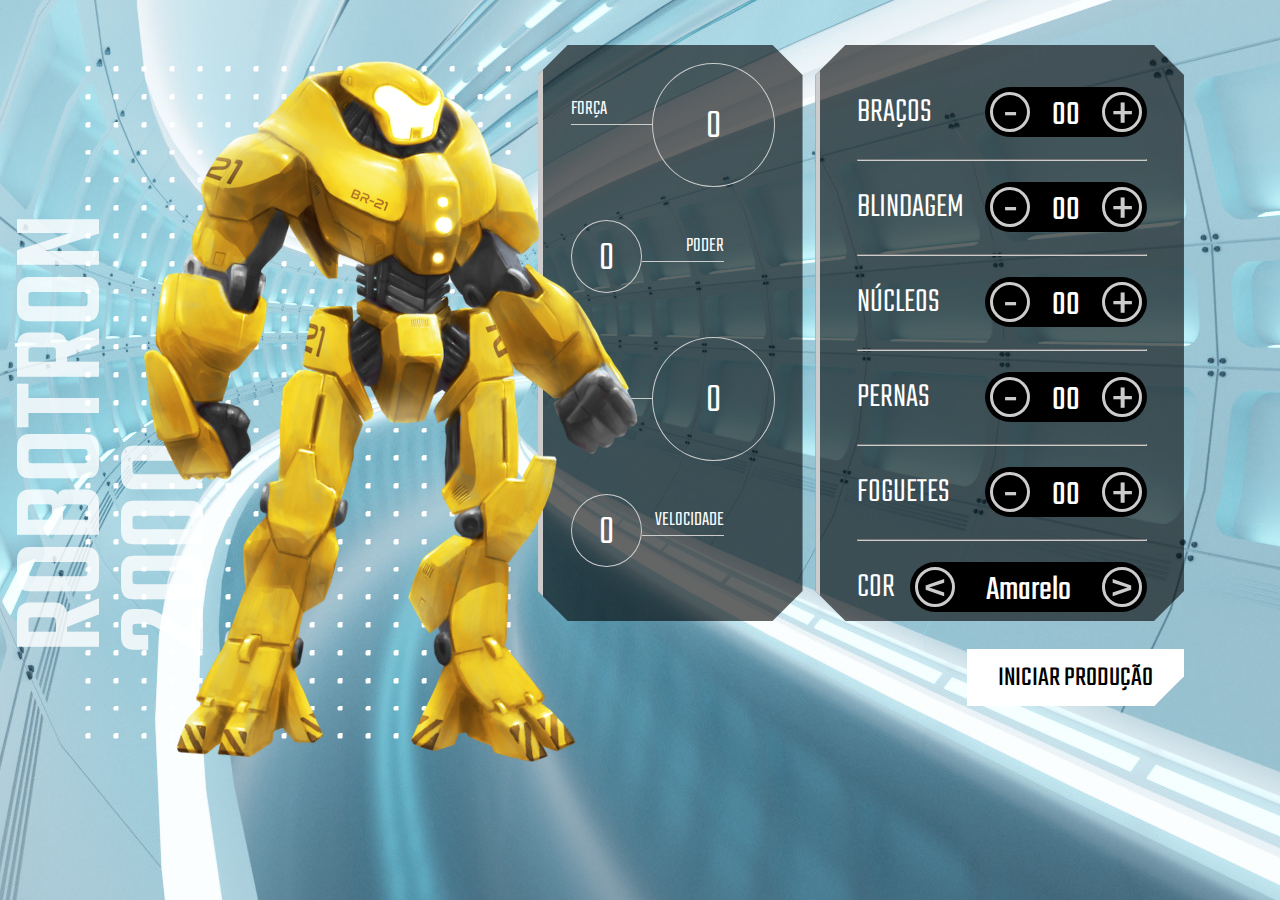
<file: index.html>
<!DOCTYPE html>
<html lang="en">
    <head>
        <meta charset="UTF-8">
        <meta http-equiv="X-UA-Compatible" content="IE=edge">
        <meta name="viewport" content="width=device-width, initial-scale=1.0">
        <link rel="shortcut icon" type="image/jpg" href="assets/img/favicon.ico"/>
        <title>Robotron 2000</title>

        <link rel="stylesheet" href="styles/style.css">
        <link rel="preconnect" href="https://fonts.googleapis.com">
        <link rel="preconnect" href="https://fonts.gstatic.com" crossorigin>
        <link href="https://fonts.googleapis.com/css2?family=Teko:wght@300;500&display=swap" rel="stylesheet"> 
    </head>

    <body>
        <main>
            <section class="robotron">
                <img class="robo" data-robotron src="assets/img/robotron/amarelo/robotron.png" alt="Robotron">
                <figcaption class="titulo">ROBOTRON <br>2000</figcaption>
            </section>

            <section class="box estatisticas">
                <div class="estatistica">
                    <p class="estatistica-titulo">Força</p>
                    <div class="estatistica-valor">
                        <p class="estatistica-numero" data-statistic="forca">0</p>
                    </div>
                </div>
                <div class="estatistica">
                    <p class="estatistica-titulo">Poder</p>
                    <div class="estatistica-valor">
                        <p class="estatistica-numero" data-statistic="poder">0</p>
                    </div>
                </div>
                <div class="estatistica">
                    <p class="estatistica-titulo">Energia</p>
                    <div class="estatistica-valor">
                        <p class="estatistica-numero" data-statistic="energia">0</p>
                    </div>
                </div>
                <div class="estatistica">
                    <p class="estatistica-titulo">Velocidade</p>
                    <div class="estatistica-valor">
                        <p class="estatistica-numero" data-statistic="velocidade">0</p>
                    </div>
                </div>
            </section>

            <section class="equipamentos">
                <form action="" class="montador">
                    <div class="box montador-conteudo">
                        <div class="peca">
                            <label for="" class="peca-titulo">Braços</label>
                            <div class="controle">
                                <buttom class="controle-ajuste" data-control="-" data-part="bracos">-</buttom>
                                <input type="text" class="controle-contador" data-counter value="00">
                                <buttom class="controle-ajuste" data-control="+" data-part="bracos">+</buttom>
                            </div>
                        </div>
                        <hr class="linha">
                        <div class="peca">
                            <label for="" class="peca-titulo">Blindagem</label>
                            <div class="controle">
                                <buttom class="controle-ajuste" data-control="-" data-part="blindagem">-</buttom>
                                <input type="text" class="controle-contador" data-counter value="00">
                                <buttom class="controle-ajuste" data-control="+" data-part="blindagem">+</buttom>
                            </div>
                        </div>
                        <hr class="linha">
                        <div class="peca">
                            <label for="" class="peca-titulo">Núcleos</label>
                            <div class="controle">
                                <buttom class="controle-ajuste" data-control="-" data-part="nucleos">-</buttom>
                                <input type="text" class="controle-contador" data-counter value="00">
                                <buttom class="controle-ajuste" data-control="+" data-part="nucleos">+</buttom>
                            </div>
                        </div>
                        <hr class="linha">
                        <div class="peca">
                            <label for="" class="peca-titulo">Pernas</label>
                            <div class="controle">
                                <buttom class="controle-ajuste" data-control="-" data-part="pernas">-</buttom>
                                <input type="text" class="controle-contador" data-counter value="00">
                                <buttom class="controle-ajuste" data-control="+" data-part="pernas">+</buttom>
                            </div>
                        </div>
                        <hr class="linha">
                        <div class="peca">
                            <label for="" class="peca-titulo">Foguetes</label>
                            <div class="controle">
                                <buttom class="controle-ajuste" data-control="-" data-part="foguetes">-</buttom>
                                <input type="text" class="controle-contador" data-counter value="00">
                                <buttom class="controle-ajuste" data-control="+" data-part="foguetes">+</buttom>
                            </div>
                        </div>
                        <hr class="linha">
                        <div class="peca">
                            <label for="" class="peca-titulo">Cor</label>
                            <div class="controle">
                                <buttom class="controle-ajuste" data-control="-">&lt;</buttom>
                                <input type="text" class="controle-contador controle-cor" data-color value="Amarelo">
                                <buttom class="controle-ajuste" data-control="+">&gt;</buttom>
                            </div>
                        </div>
                    </div>
                    <input type="submit" value="Iniciar produção" class="producao" id="producao">
                </form>
            </section>
        </main>
    </body>

    <script src="scripts/main.js"></script>
</html>
</file>
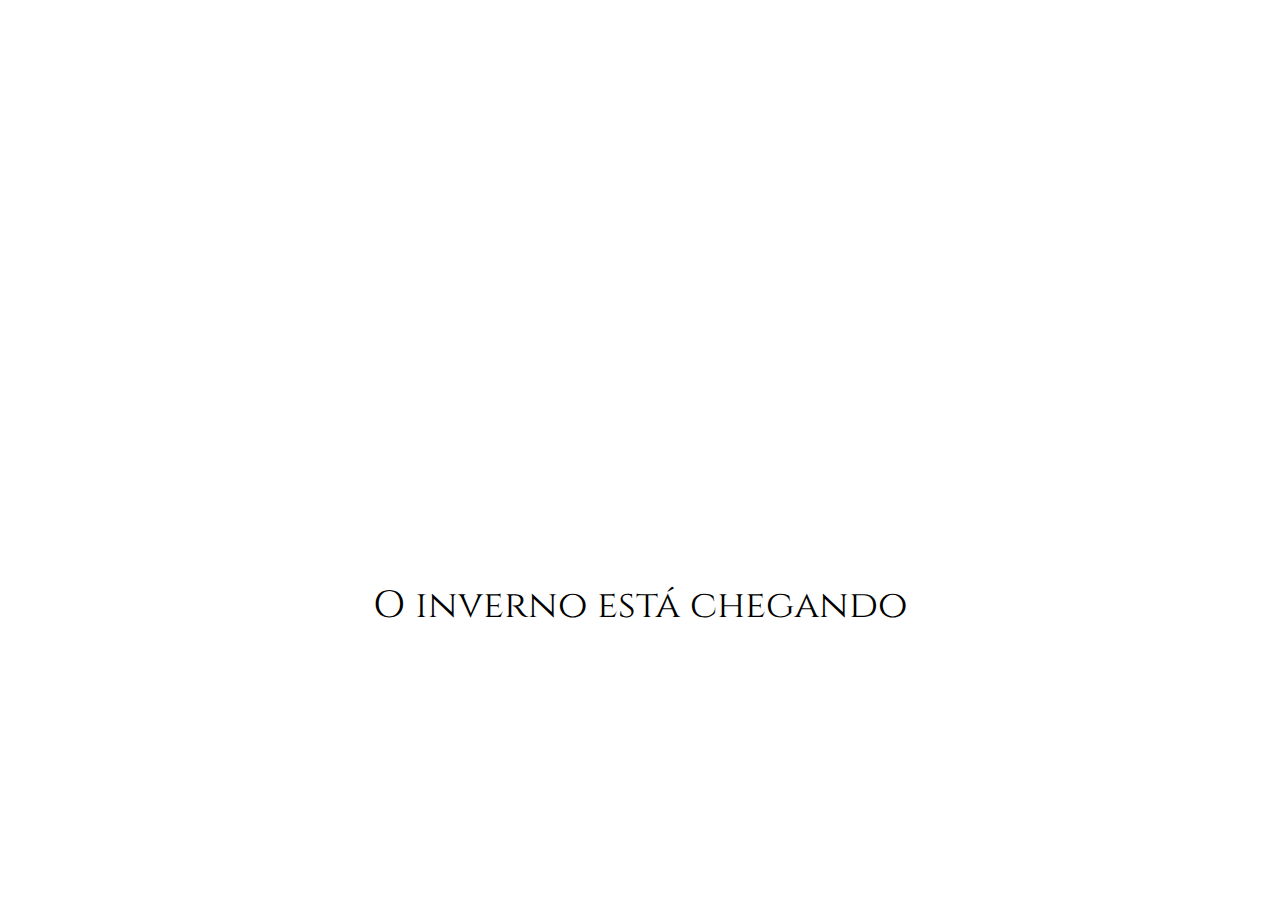
<file: desafios/desafio-01.html>
<!DOCTYPE html>
<html lang="en">
  
  <head>
    <meta charset="UTF-8">
    <title>Manipulando o DOM - Aula 1</title>
    <link rel="stylesheet" href="desafio-01.css">
  </head>

  <body>
    <!-- fonte  -->
    <link rel="preconnect" href="https://fonts.googleapis.com">
    <link rel="preconnect" href="https://fonts.gstatic.com" crossorigin>
    <link href="https://fonts.googleapis.com/css2?family=Cinzel:wght@600&display=swap" rel="stylesheet">
    <!-- fonte  -->

    <section class="container">
      <div class="trono"></div>
      <p id="texto">O inverno está chegando</p>
    </section>
  </body>

</html>
</file>
<file: styles/style.css>
:root {
    --main-cinza: #CCCCCC;
    --main-branco: #FFFFFF;
    --main-preto: #000000;
}

* {
    box-sizing: border-box;
}

body {
    background: url(../assets/img/fundo.jpg);
    background-position: center center;
    background-size: cover cover;
    padding: 0;
    margin: 0;
    font-weight: 300;
}

body, input {
    font-family: 'Teko', sans-serif;
}

main {
    width: 80vw;
    height: 80vh;
    margin: 10vh 8vw 10vh 12vw;
    display: flex;
    gap: 1vw;
}

.robotron {
    background: url(../assets/img/estrutura.png) no-repeat;
    background-position: center center;
    margin: 0;
    flex-basis: 40%;
    position: relative;
}

.robo {
    height: 110%;
    z-index: 1;
    position: absolute;
    left: -20%;
    top: -5%;
}

.titulo {
    transform: rotate(180deg);
    font-weight: 500;
    font-size: 130px;
    position: absolute;
    bottom: 7rem;
    left: -3rem;
    line-height: 0.8;
    writing-mode: vertical-rl;
    text-orientation: mixed;
    color: rgba(255,255,255,0.8)
}

.box {
    background: rgba(0,0,0,0.6);
    clip-path: polygon(calc(100% - 30px) 0, 100% 30px, 100% calc(100% - 30px), calc(100% - 30px) 100%, 30px 100%, 0 calc(100% - 30px), 0 30px, 30px 0);
    border-left: 5px solid var(--main-cinza);
    height: 80%;
}

/****************************** Equipamentos *****/

.equipamentos {
    flex-basis: 32%;
}

.montador {
    height: 100%;;
}

.montador-conteudo {
    padding: 2em 10%;
}

.peca {
    padding: 1em 0;
}

.peca-titulo {
    color: var(--main-branco);
    text-transform: uppercase;
    font-size: 2.5em;
}

.controle {
    background: var(--main-preto);
    border-radius: 25px;
    float: right;
    display: inline-flex;
    padding: 5px;
    align-items: center;
    align-self: flex-end;
}

.controle-contador {
    width: 40px;
    height: 35px;
    background: none;
    border: 0;
    margin: 0 1rem;
    color: var(--main-branco);
    text-align: center;
    font-size: 2.5em;
    display: inline-flex;
    align-items: center;
    padding-top: 8px;
}

.controle-cor {
    width: 115px;
}

.controle-ajuste {
    display: inline-block;
    width: 40px;
    height: 40px;
    line-height: 44px;
    border-radius: 50%;
    color: var(--main-cinza);
    font-size: 4em;
    background: var(--main-preto);
    text-align: center;
    border: 3px solid var(--main-cinza);
    cursor: pointer;
}

.linha {
    border-color: var(--main-cinza);
}

.producao {
    margin-top: 1em;
    font-size: 2em;
    text-transform: uppercase;
    padding: 0.2em 1em;
    float: right;
    border: 3px solid var(--main-branco);
    background: var(--main-branco);
    clip-path: polygon(100% 0, 100% calc(100% - 30px), calc(100% - 30px) 100%, 0 100%, 0 0);
    cursor: pointer;
}

.producao:hover {
    background: var(--main-preto);
    color: var(--main-branco)
}



/****************************** Estatísticas *****/
.estatisticas {
    flex-basis: 23%;
    padding: 2em 2em 0;
}

.estatistica {
    color: var(--main-branco);
    display: flex;
    align-items: flex-start;
    height: 25%;
}

.estatistica-titulo {
    font-size: 1.5em;
    border-bottom: 1px solid var(--main-cinza);
    flex-basis: 40%;
    text-transform: uppercase;
    order: 1
}

.estatistica-valor {
    flex-basis: 60%;
    position: relative;
    margin: 10px 0 0;
    order: 2;
    margin: -10px 0 0;
}

.estatistica-valor::after {
    content: "";
    display: block;
    padding-bottom: 100%;
    border: 1px solid var(--main-cinza);
    border-radius: 50%;
}

.estatistica-numero {
    position: absolute;
    top: 50%;
    transform: translateY(-46%);
    width: 100%;
    line-height: 100%;
    text-align: center;
    font-size: 3em;
    margin: 0;
}

.estatistica:nth-child(2n) .estatistica-titulo {
    order: 2;
    text-align: right;
}

.estatistica:nth-child(2n) .estatistica-valor {
    order: 1;
    flex-basis: 35%;
    margin: 10px 0 0;
}

@media screen and (max-width: 1600px) {
    body { 
        font-size: 14px;
    }
    main {
        width: 90vw;
        height: 80vh;
        margin: 5vh auto;
    }
}

@media screen and (max-width: 1200px) {
    body { 
        font-size: 13px;
    }

    main {
        width: 96vw;
        height: 80vh;
        margin: 10vh auto;
    }
}
</file>
<file: desafios/desafio-01.css>
* {
  margin: 0;
  padding: 0;
}

body {
  background: var(--cor-fundo);
  color: var(--cor-fonte);
  font-family: 'Cinzel', serif;
  font-size: 38px;
  user-select: none;
  transition: 2s;
}

.container {
  height: 90vh;
  width: 100%;
  display: flex;
  flex-direction: column;
  justify-content: center;
  align-items: center;
}

.trono {
  background-image: url("https://caelum-online-public.s3.amazonaws.com/1369-alura-mais-dark-mode/trono-preto.png");
  background-size: cover;
  width: 450px;
  height: 350px;
  margin-bottom: 50px;
  position: relative;
  top: 10%;
  right: 5%;
}
</file>
